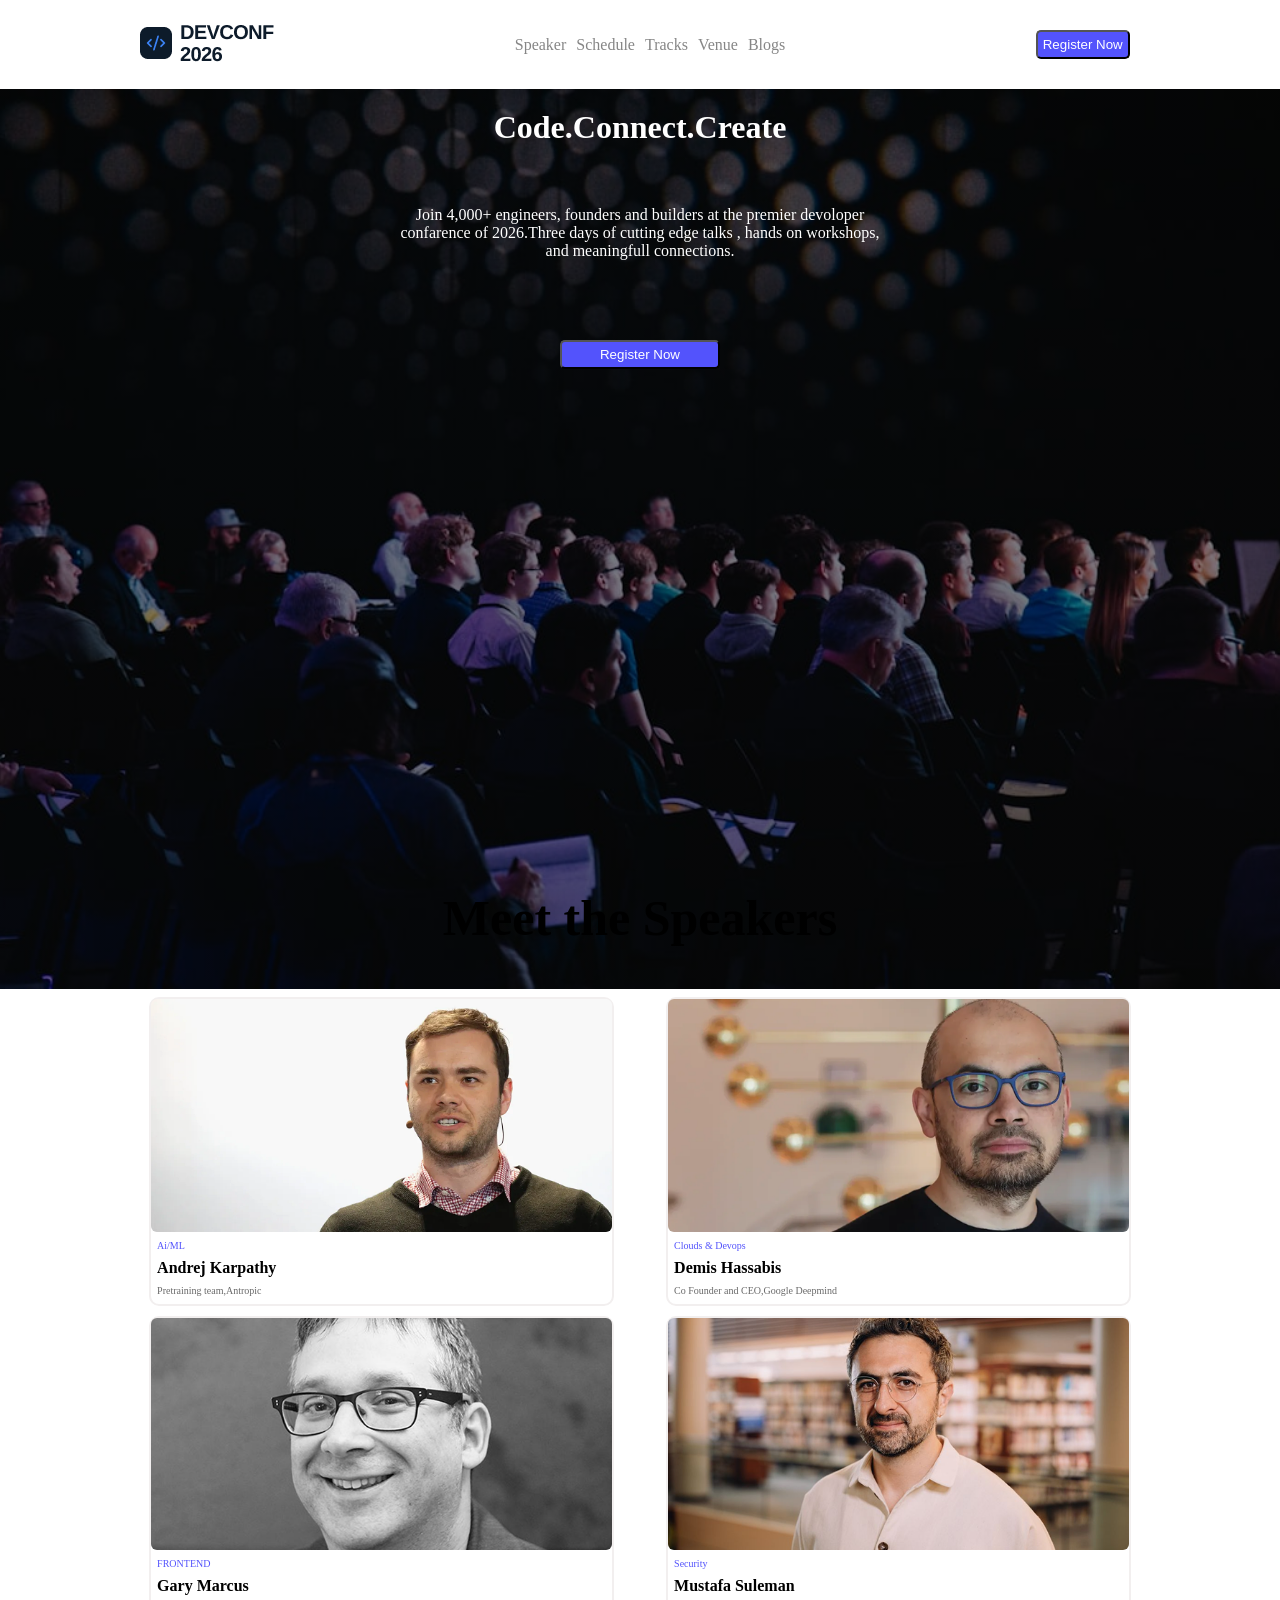
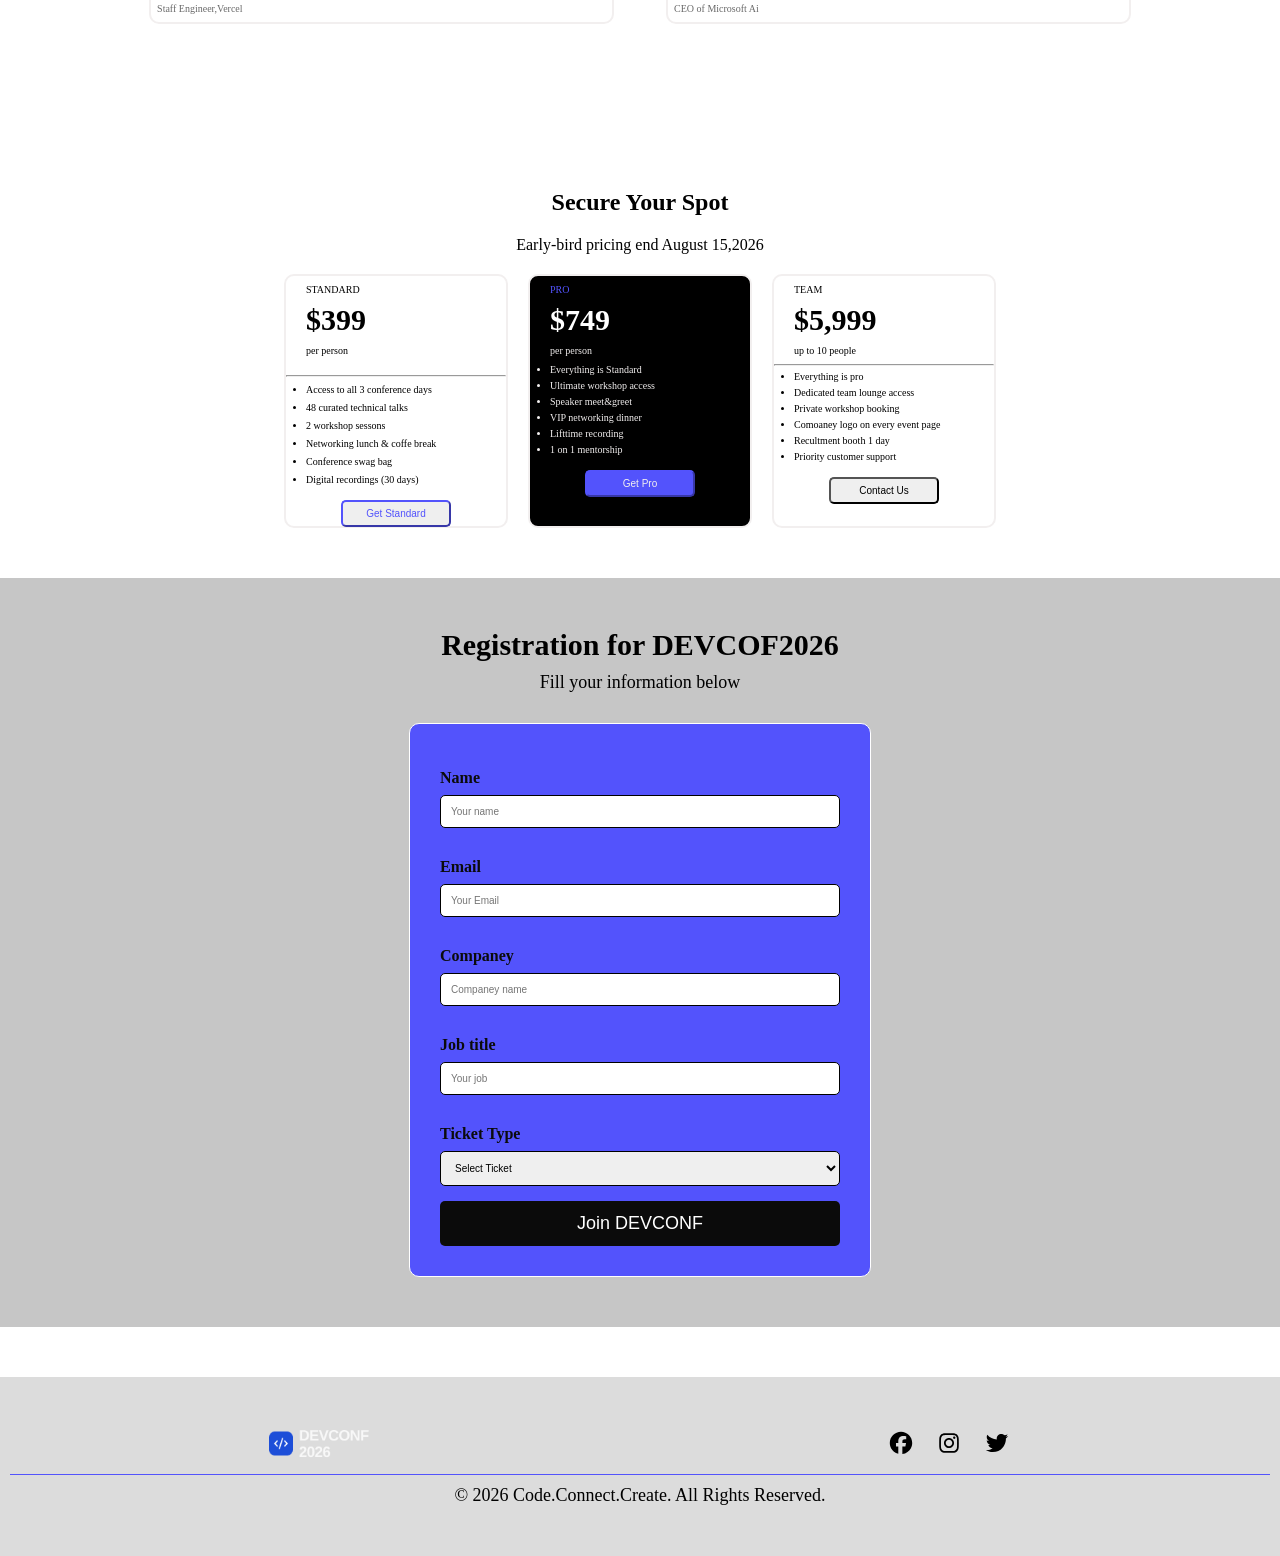
<file: index.html>
<!DOCTYPE html>
<html lang="en">

<head>
    <meta charset="UTF-8">
    <meta name="viewport" content="width=device-width, initial-scale=1.0">
    <title>Devconf26</title>
    <link rel="stylesheet" href="./style.css">
</head>


<!-- top -->
<header>
    <nav>
        <!-- left -->
        <div>
            <img src="./assets/logo.png" alt="logo">

        </div>
        <!-- right -->
        <div>
            <ul class="ul">
                <li> <a href="">Speaker</a></li>
                <li> <a href="">Schedule</a></li>
                <li> <a href="">Tracks</a></li>
                <li> <a href="">Venue</a></li>
                <li> <a href="">Blogs</a></li>

            </ul>
        </div>

        <div>
            <button class="button">Register Now</button>
        </div>

    </nav>
</header>
<!-- top-end -->


<!-- hero -->
<main>

    <div class="bg-text">
        <h1>Code.Connect.Create</h1>
        <p>Join 4,000+ engineers, founders and builders at the premier devoloper <br> confarence of 2026.Three days
            of
            cutting edge talks , hands on workshops,<br> and meaningfull connections.</p>
        <button class="button">Register Now</button>
    </div>

    <!--speakers  -->
    <div>
        <section class="speaker">
            <h1>Meet the Speakers</h1>
            <div class="speakers-container">
                <div class="card">
                    <img src="./assets/andrej.png" alt="Andrej">
                    <p class="title">Ai/ML</p>
                    <h4 class="name">Andrej Karpathy</h4>
                    <p class="workplace">Pretraining team,Antropic</p>
                </div>
                <div class="card">
                    <img src="./assets/demis.png" alt="demis">
                    <p class="title">Clouds & Devops</p>
                    <h4 class="name">Demis Hassabis</h4>
                    <p class="workplace">Co Founder and CEO,Google Deepmind</p>
                </div>
                <div class="card">
                    <img src="./assets/gary.png" alt="gary">
                    <p class="title">FRONTEND</p>
                    <h4 class="name">Gary Marcus</h4>
                    <p class="workplace">Staff Engineer,Vercel</p>
                </div>
                <div class="card">
                    <img src="./assets/mustafa.png" alt="mustafa">
                    <p class="title">Security</p>
                    <h4 class="name">Mustafa Suleman</h4>
                    <p class="workplace">CEO of Microsoft Ai</p>
                </div>
            </div>
        </section>
</main>
</div>




<section>
    <h1>Secure Your Spot</h1>
    <p>Early-bird pricing end August 15,2026</p>
    <div class="box">
        <div class="price-card">
            <p>STANDARD</p>
            <h2>$399</h2>
            <p>per person</p><br>
            <hr>

            <ul>
                <li>Access to all 3 conference days</li>
                <li>48 curated technical talks </li>
                <li>2 workshop sessons</li>
                <li>Networking lunch & coffe break</li>
                <li>Conference swag bag</li>
                <li>Digital recordings (30 days)</li>
            </ul>
            <button>Get Standard</button>
        </div>
        <div class="pro-card">
            <p>PRO</p>
            <h2>$749</h2>
            <p style="color: rgb(242, 239, 239);"">per person</p>
            <ul>
                <li>Everything is Standard</li>
                <li>Ultimate workshop access</li>
                <li>Speaker meet&greet </li>
                <li>VIP networking dinner </li>
                <li>Lifttime recording</li>
                <li>1 on 1 mentorship</li>
            </ul>
            <button>Get Pro</button>
        </div>
        <div class=" team-card">
            <p>TEAM</p>
            <h2>$5,999</h2>
            <p>up to 10 people</p>
            <hr>
            <ul>
                <li>Everything is pro</li>
                <li>Dedicated team lounge access</li>
                <li>Private workshop booking</li>
                <li>Comoaney logo on every event page</li>
                <li>Recultment booth 1 day</li>
                <li>Priority customer support</li>
            </ul>
            <button>Contact Us</button>
        </div>

    </div>

</section>

<!-- ai -->
<section class="registration">
    <div class="reg-tittle">
        <h3>Registration for DEVCOF2026 </h3>
        <P> Fill your information below</P>
    </div>
    <form class="reg-form">

        <p>Name</p>
        <input type="text" placeholder="Your name" name="Your name">
        <p>Email</p>
        <input type="email" placeholder="Your Email" name="email">
        <p>Companey</p>
        <input type="text" placeholder="Companey name" name="companey">
        <p>Job title</p>
        <input type="text" placeholder="Your job" name="job">
        <p>Ticket Type</p>

        <select name="Choose">
            <option value="" selected disabled>Select Ticket</option>
            <option>Standard</option>
            <option>Pro</option>
            <option>Team</option>
        </select>
        <button>Join DEVCONF</button>

    </form>


</section>


<footer class="footer">
    <div class="footer-top">
        <div class="footer-logo">
            <img src="./assets/footer-logo.png" alt="logo">
        </div>

        <div class="icons">
            <a href="#"><img src="./assets/facebook-brands-solid-full.svg" alt="facebook"></a>
            <a href="#"><img src="./assets/instagram-brands-solid-full.svg" alt="instragram"></a>
            <a href="3"><img src="./assets/twitter-brands-solid-full.svg" alt="tweeter"></a>

        </div>

    </div>
    <hr>
    <p class="coppyright"> © 2026 Code.Connect.Create. All Rights Reserved.</p>

</footer>

</body>

</html>
</file>
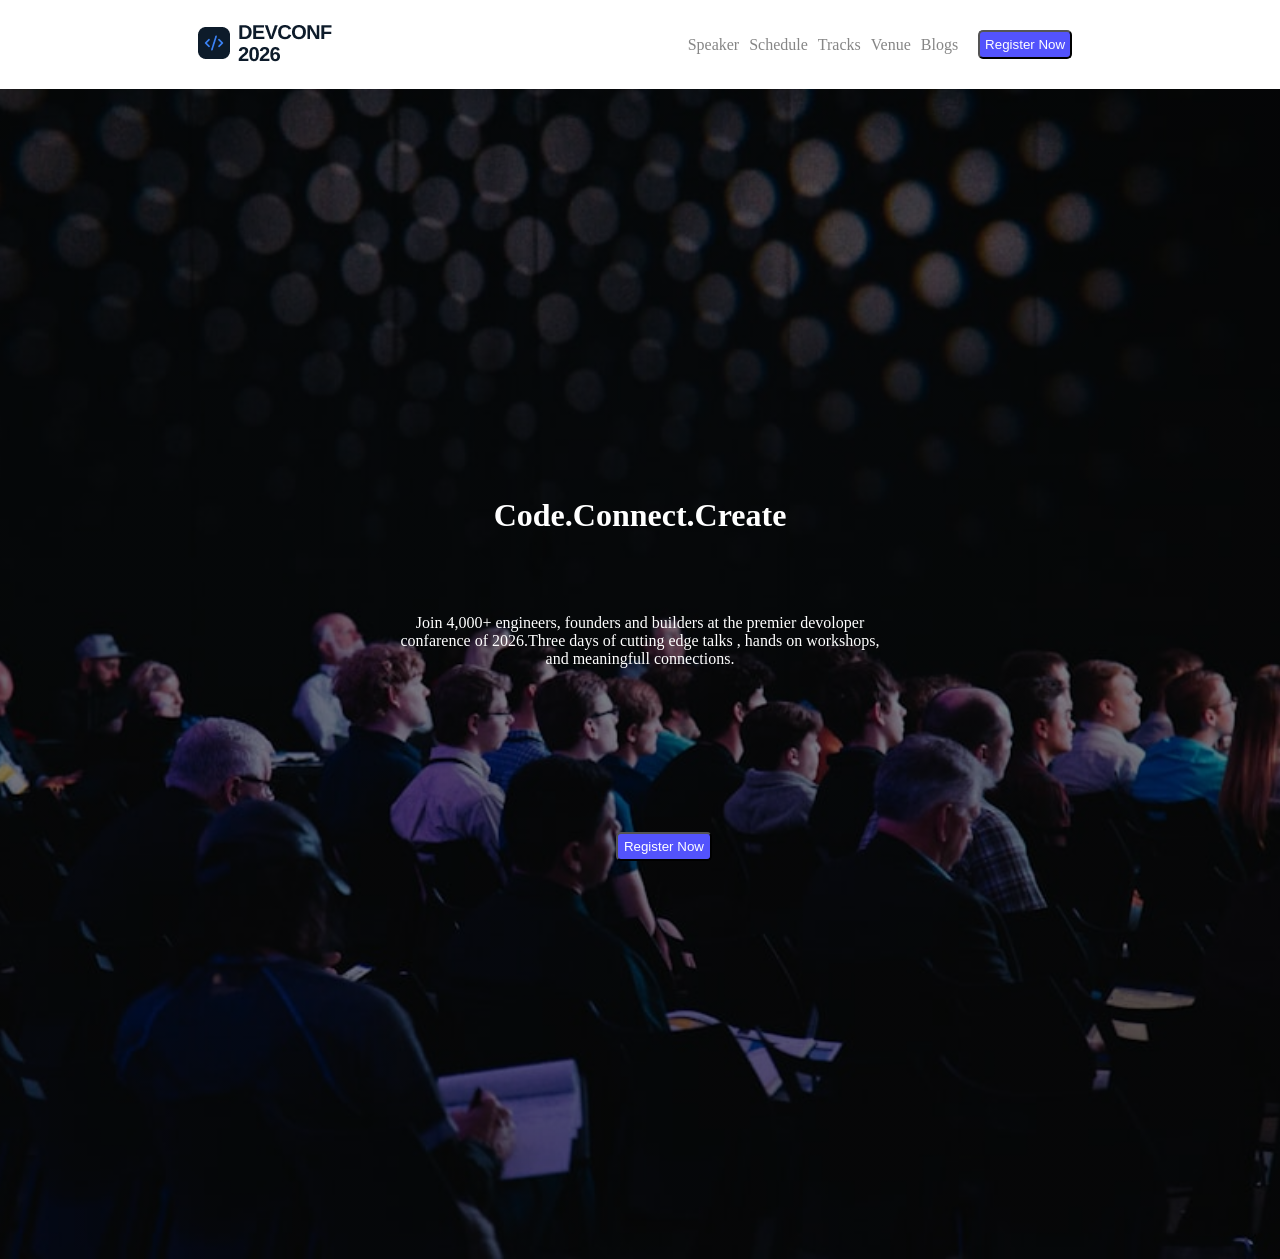
<file: assets/index.html>
<!DOCTYPE html>
<html lang="en">

<head>
    <meta charset="UTF-8">
    <meta name="viewport" content="width=device-width, initial-scale=1.0">
    <title>Devconf26</title>
    <link rel="stylesheet" href="./style.css">
</head>

<div>
    <!-- top -->
    <header>
        <nav>
            <!-- left -->
            <div>
                <img src="logo.png" alt="logo">

            </div>
            <!-- right -->
            <div>
                <ul>
                    <li> <a href="">Speaker</a></li>
                    <li> <a href="">Schedule</a></li>
                    <li> <a href="">Tracks</a></li>
                    <li> <a href="">Venue</a></li>
                    <li> <a href="">Blogs</a></li>
                    <button class="button">Register Now</button>

                </ul>




            </div>
        </nav>
    </header>
    <!-- top-end -->


    <!-- hero -->
    <main>
        <div class="bg-text">
            <h1>Code.Connect.Create</h1>
            <p>Join 4,000+ engineers, founders and builders at the premier devoloper <br> confarence of 2026.Three days
                of
                cutting edge talks , hands on workshops,<br> and meaningfull connections.</p>
            <button class="button">Register Now</button>
        </div>
    </main>

    </main>

    </body>

</html>
</file>
<file: style.css>
* {
    margin: auto;
    padding: 0;
}

.button {
    background-color: rgb(83, 83, 252);
    color: white;
    margin: 10px;
    padding: 5px;
    border-radius: 5px;
    cursor: pointer;

}

nav {
    display: flex;

    justify-content: space-between;
    align-items: center;
    margin: 20px;


}

.ul {
    display: flex;
    list-style: none;
    gap: 10px;

}

a {
    text-decoration: none;
    color: rgb(134, 134, 134);
}

main {
    background-image: linear-gradient(rgba(0, 0, 0, 0.5), rgba(0, 0, 0, 0.5)), url('./assets/banner.jpg');
    height: 100vh;
    background-repeat: no-repeat;
    background-size: cover;
    background-position: center;
    display: grid;
    justify-content: center;
    align-items: center;




}



.bg-text {
    color: white;
    display: grid;
    text-align: center;
    margin-bottom: 200px;


}

.bg-text button {
    width: 160px;

    margin-top: 80px;
    cursor: pointer;
    justify-self: center;




}

.bg-text p {
    margin-top: 60px;
}

.bg-text h1 {
    margin-top: 20px;
}

/* speaker section */
.speaker {
    width: 80%;
    margin: 200px auto;
    padding: 60px 0;



}

.speaker h1 {
    text-align: center;
    margin-bottom: 30px;
    font-size: 50px;
    margin-top: 50px;
}


.speakers-container {
    display: flex;
    flex-wrap: wrap;


    justify-content: center;
    gap: 10px;

}

.speakers-container img {
    width: 100%;

    display: block;
    border-radius: 6px;


}

.card {
    width: 45%;
    border: 2px solid rgb(242, 239, 239);
    border-radius: 10px;
}

.title {
    font-size: 10px;
    color: rgb(83, 83, 252);

    margin: 8px 6px;
}

.workplace {
    font-size: 10px;
    color: dimgray;
    margin: 8px 6px;

}

.name {
    margin: 8px 6px;
}

section {
    margin-top: 800px;
    display: grid;
    justify-content: center;
    gap: 20px;

}

.box {
    display: flex;
    flex-wrap: wrap;
    gap: 30px;
    display: grid;
    grid-template-columns: repeat(3, 1fr);
    gap: 20px;


}

.price-card {

    border: 2px solid rgb(242, 239, 239);
    justify-content: center;
    width: 220px;
    height: 250px;
    border-radius: 10px;
    font-size: 10px;

}

.price-card ul {
    margin-left: 20px;


}

.price-card button {
    display: grid;
    justify-content: center;
    margin-top: 15px;
    border-color: rgb(83, 83, 252);
    padding: 6px;
    font-size: 10px;
    border-radius: 5px;
    color: rgb(83, 83, 252);
    cursor: pointer;
    width: 50%;

}

.price-card h2 {
    margin-left: 20px;
    font-size: 30px;
}

.price-card p {
    margin: 8px 20px;

}

.price-card li {
    margin-top: 7px;

}

.pro-card {
    border: 2px solid rgb(242, 239, 239);
    justify-content: center;
    width: 220px;
    height: 250px;
    border-radius: 10px;
    font-size: 10px;
    background-color: black;

}

.pro-card ul {
    margin-left: 20px;
    color: rgb(242, 239, 239);
}

.pro-card button {
    display: grid;
    justify-content: center;
    margin-top: 15px;
    border-color: rgb(83, 83, 252);
    padding: 6px;
    background-color: rgb(83, 83, 252);
    font-size: 10px;
    border-radius: 5px;
    color: rgb(242, 239, 239);
    cursor: pointer;
    width: 50%;

}

.pro-card h2 {
    margin-left: 20px;
    color: white;
    font-size: 30px;
}

.pro-card p {
    margin: 8px 20px;
    color: rgb(83, 83, 252);
}

.pro-card li {
    margin-top: 5px;

}

.team-card {

    border: 2px solid rgb(242, 239, 239);
    justify-content: center;
    width: 220px;
    height: 250px;
    border-radius: 10px;
    font-size: 10px;
}

.team-card ul {
    margin-left: 20px;


}

.team-card button {
    display: grid;
    justify-content: center;
    margin-top: 15px;
    border-color: black;
    padding: 6px;
    font-size: 10px;
    border-radius: 5px;
    color: black;
    cursor: pointer;
    width: 50%;
}

.team-card h2 {
    margin-left: 20px;
    font-size: 30px;
}

.team-card p {
    margin: 8px 20px;

}

.team-card li {
    margin-top: 5px;

}

/* Registration sec */
.registration {
    margin-top: 50px;
    background-color: rgb(198, 198, 198);
    padding: 50px 0;
}

.reg-tittle {
    text-align: center;
    margin-bottom: 10px;
}

.reg-tittle h3 {
    font-size: 30px;
    margin-bottom: 10px;
}

.reg-tittle p {
    color: black;
    font-size: 18px;
}

.reg-form {
    width: 400px;
    margin: auto;
    background-color: rgb(83, 83, 252);
    padding: 30px;
    border-radius: 10px;
    border: 1px solid rgb(255, 255, 255);
}

.reg-form p {
    display: block;
    margin-top: 15px;
    margin-bottom: 8px;
    font-weight: bold;
    color: rgb(11, 11, 11);
    font-size: 30;

}

.reg-form input,
.reg-form select {
    width: 100%;
    padding: 10px;
    border: 1.5px solid rgb(0, 0, 0);
    border-radius: 5px;
    font-size: 10px;
    margin-bottom: 15px;
    box-sizing: border-box;

}

.reg-form button {
    width: 100%;
    padding: 12px;
    background-color: rgb(11, 11, 11);
    color: white;
    border: none;
    border-radius: 5px;
    font-size: 18px;
    cursor: pointer;

}

.reg-form button:hover {
    background-color: rgb(32, 32, 60);


}


/* footer section */
footer {
    background-color: rgb(220, 220, 220);
    padding: 50px 10px;
    margin-top: 50px;
}

.footer-top {
    display: flex;
    justify-content: space-between;
    align-items: center;
}

.footer-logo img {
    width: 100px;

}

.icons {
    display: flex;
    gap: 20px;
}

.icons img {
    width: 28px;
    cursor: pointer;

}

.footer hr {
    margin: 10px 0;
    border: none;
    border-top: 1px solid rgb(83, 83, 252);
}

.coppyright {
    font-size: 18px;
    text-align: center;
    color: black;
}
</file>
<file: assets/style.css>
* {
    margin: auto;
    padding: 0;
}

.button {
    background-color: rgb(83, 83, 252);
    color: white;
    margin: 10px;
    padding: 5px;
    border-radius: 5px;

}

nav {
    display: flex;

    justify-content: space-between;
    align-items: center;
    margin: 20px;


}

ul {
    display: flex;
    list-style: none;
    gap: 10px;

}

a {
    text-decoration: none;
    color: rgb(134, 134, 134);
}

main {
    background-image: linear-gradient(rgba(0, 0, 0, 0.5), rgba(0, 0, 0, 0.5)), url('./banner.jpg');
    height: 130vh;
    background-repeat: no-repeat;
    background-size: cover;
    background-position: center;
    display: grid;
    justify-content: center;
    align-items: center;



}

.bg-text {
    color: white;
    text-align: center;
    display: grid;
    gap: 20px;
}

.bg-text button {
    width: 20%;
    margin-left: 45%;
    margin-top: 30%;

}

.bg-text p {
    margin-top: 60px;
}

.bg-text h1 {
    margin-top: 20px;
}
</file>
